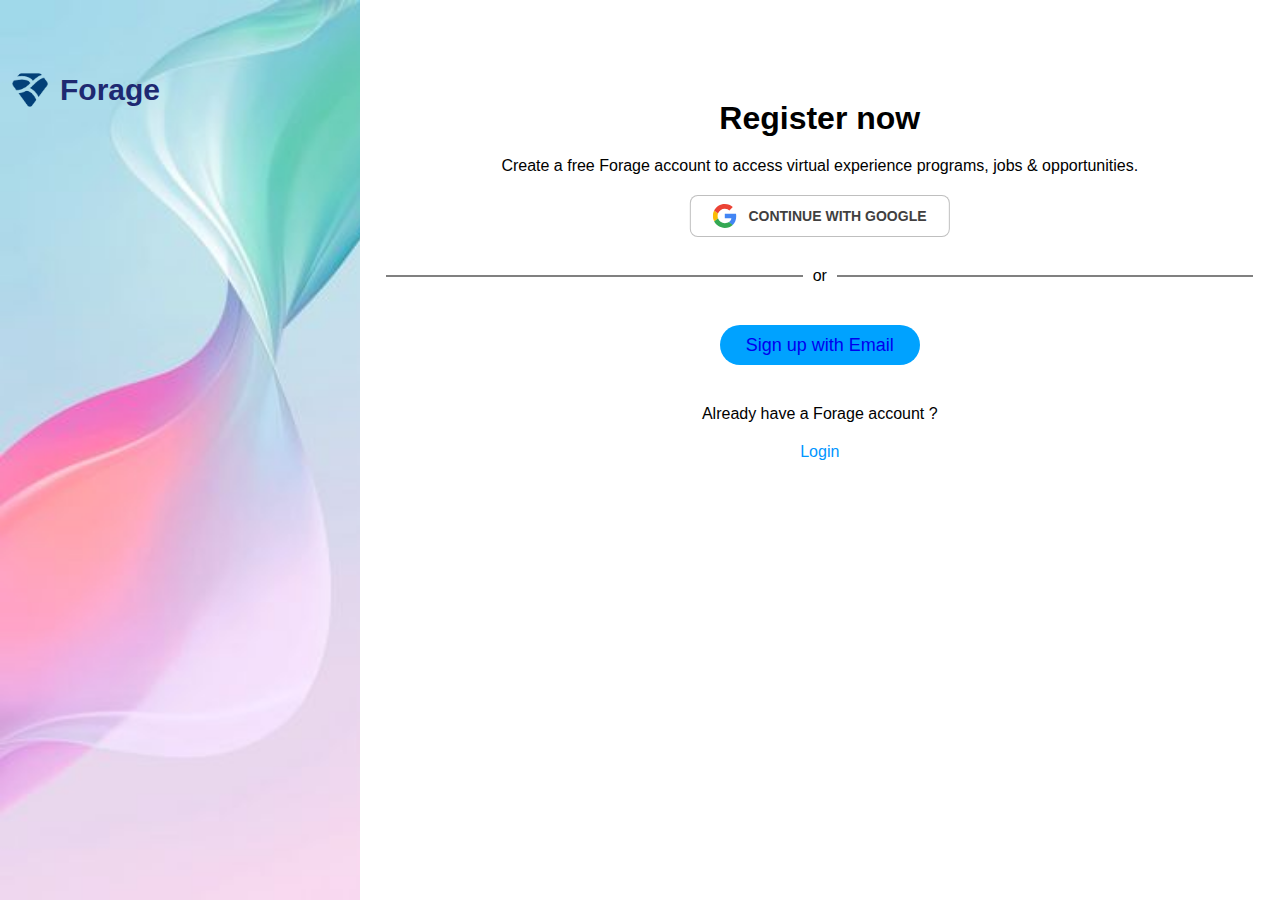
<file: pixelBridges/signIn.html>
<!DOCTYPE html>
<html lang="en">
<head>
    <meta charset="UTF-8">
    <meta name="viewport" content="width=device-width, initial-scale=1.0">
    <title>Create a Free Student Account</title>
    <link rel="stylesheet" href="SignIn.css">
    <link rel="shortcut icon" href="./assets/Logo.png"  type="image/x-icon">
</head>
<body>
    <div class="main_container">
        <div class="sider_bar">
           
         <a href="index.html"> 
            <div class="move_to_index">
                <img src="./assets/Logo.png" width="60px">
                <h1 style="font-size: 30px; color: rgb(30, 41, 113);display: inline;  cursor: pointer;">Forage</h1>
            </div>
           </a>
        </div>
        <div class="remaining">
           <div class="upper">
            <h1>Register now</h1>
            <p class="para">Create a free Forage account to access virtual experience programs, jobs & opportunities.</p>
            <button class="button">
                <svg xmlns="http://www.w3.org/2000/svg" preserveAspectRatio="xMidYMid" viewBox="0 0 256 262">
                <path fill="#4285F4" d="M255.878 133.451c0-10.734-.871-18.567-2.756-26.69H130.55v48.448h71.947c-1.45 12.04-9.283 30.172-26.69 42.356l-.244 1.622 38.755 30.023 2.685.268c24.659-22.774 38.875-56.282 38.875-96.027"></path>
                <path fill="#34A853" d="M130.55 261.1c35.248 0 64.839-11.605 86.453-31.622l-41.196-31.913c-11.024 7.688-25.82 13.055-45.257 13.055-34.523 0-63.824-22.773-74.269-54.25l-1.531.13-40.298 31.187-.527 1.465C35.393 231.798 79.49 261.1 130.55 261.1"></path>
                <path fill="#FBBC05" d="M56.281 156.37c-2.756-8.123-4.351-16.827-4.351-25.82 0-8.994 1.595-17.697 4.206-25.82l-.073-1.73L15.26 71.312l-1.335.635C5.077 89.644 0 109.517 0 130.55s5.077 40.905 13.925 58.602l42.356-32.782"></path>
                <path fill="#EB4335" d="M130.55 50.479c24.514 0 41.05 10.589 50.479 19.438l36.844-35.974C195.245 12.91 165.798 0 130.55 0 79.49 0 35.393 29.301 13.925 71.947l42.211 32.783c10.59-31.477 39.891-54.251 74.414-54.251"></path>
              </svg>
                Continue with Google
              </button>
           </div>
           <div class="center">
            <span class="line"></span> or <span class="line"></span>
           </div>

           <div class="bottom">
            <button class="email_btn">
                <a href="emailRegister.html">
                Sign up with Email
            </button>
        </a>
            <p>Already have a Forage account ?</p>
           <a href="Login.html"> <span class="login">Login</span></a>
           </div>

        </div>







    </div>
</body>
</html>
</file>
<file: pixelBridges/SignIn.css>
*{
    margin: 0%;
    font-family: sans-serif;
}
a{
  text-decoration: none;
  color: none;
}
.main_container{
    width: 100%;
    height: 100vh;
    display: flex;
}
.sider_bar{
    width: 400px;
    height: 100vh;
    background: url('./assets/sidebar.jpg');
    background-repeat: no-repeat;
    background-size:cover ;
}

.move_to_index{
  width: 100%;
 padding-top: 60px;
  height: fit-content;
  display: flex;
  align-items: center;
}
.remaining{
    width: 80%;
    height: 100vh;
    display: flex;
    flex-direction: column;
    align-items: center;
}
.para{
    margin-top: 20px;

}
.button {
    max-width: 320px;
    display: flex;
    padding: 0.5rem 1.4rem;
    font-size: 0.875rem;
    line-height: 1.25rem;
    font-weight: 700;
    text-align: center;
    text-transform: uppercase;
    vertical-align: middle;
    align-items: center;
    border-radius: 0.5rem;
    border: 1px solid rgba(0, 0, 0, 0.25);
    gap: 0.75rem;
    color: rgb(65, 63, 63);
    background-color: #fff;
    cursor: pointer;
    margin-left: 50%;
    transform: translateX(-50%);
    margin-top: 20px;
  }
  .upper{
    width: fit-content;
    margin-top: 100px;
    height: fit-content;
    text-align: center;
  }
  .button svg {
    height: 24px;
  }
  .center{
    width: 100%;
    height: fit-content;
    display: flex;
    margin-top: 30px;
    align-items: center;
    gap: 10px;
    justify-content: center;
  }
  .line{
    width: 45%;
    height: fit-content;
    border: 1px solid gray;
  }
.bottom{
    width: fit-content;
    height: fit-content;
    display: flex;
    flex-direction: column;
    align-items: center;
    gap: 20px;
}

  .email_btn{
    width: 200px;
    height: 40px;
    font: 20px;
    border: none;
    border-radius: 20px;
    background-color: rgb(0, 162, 255);
    color: white;
    font-size: 18px;
    cursor: pointer;
    margin-top: 40px;
  }
  .login{
    color: rgb(0, 149, 255);
    cursor: pointer;
    transition: 0.5s;
  }
  .login:hover{
    transform: scale(1.2);
  }
</file>
